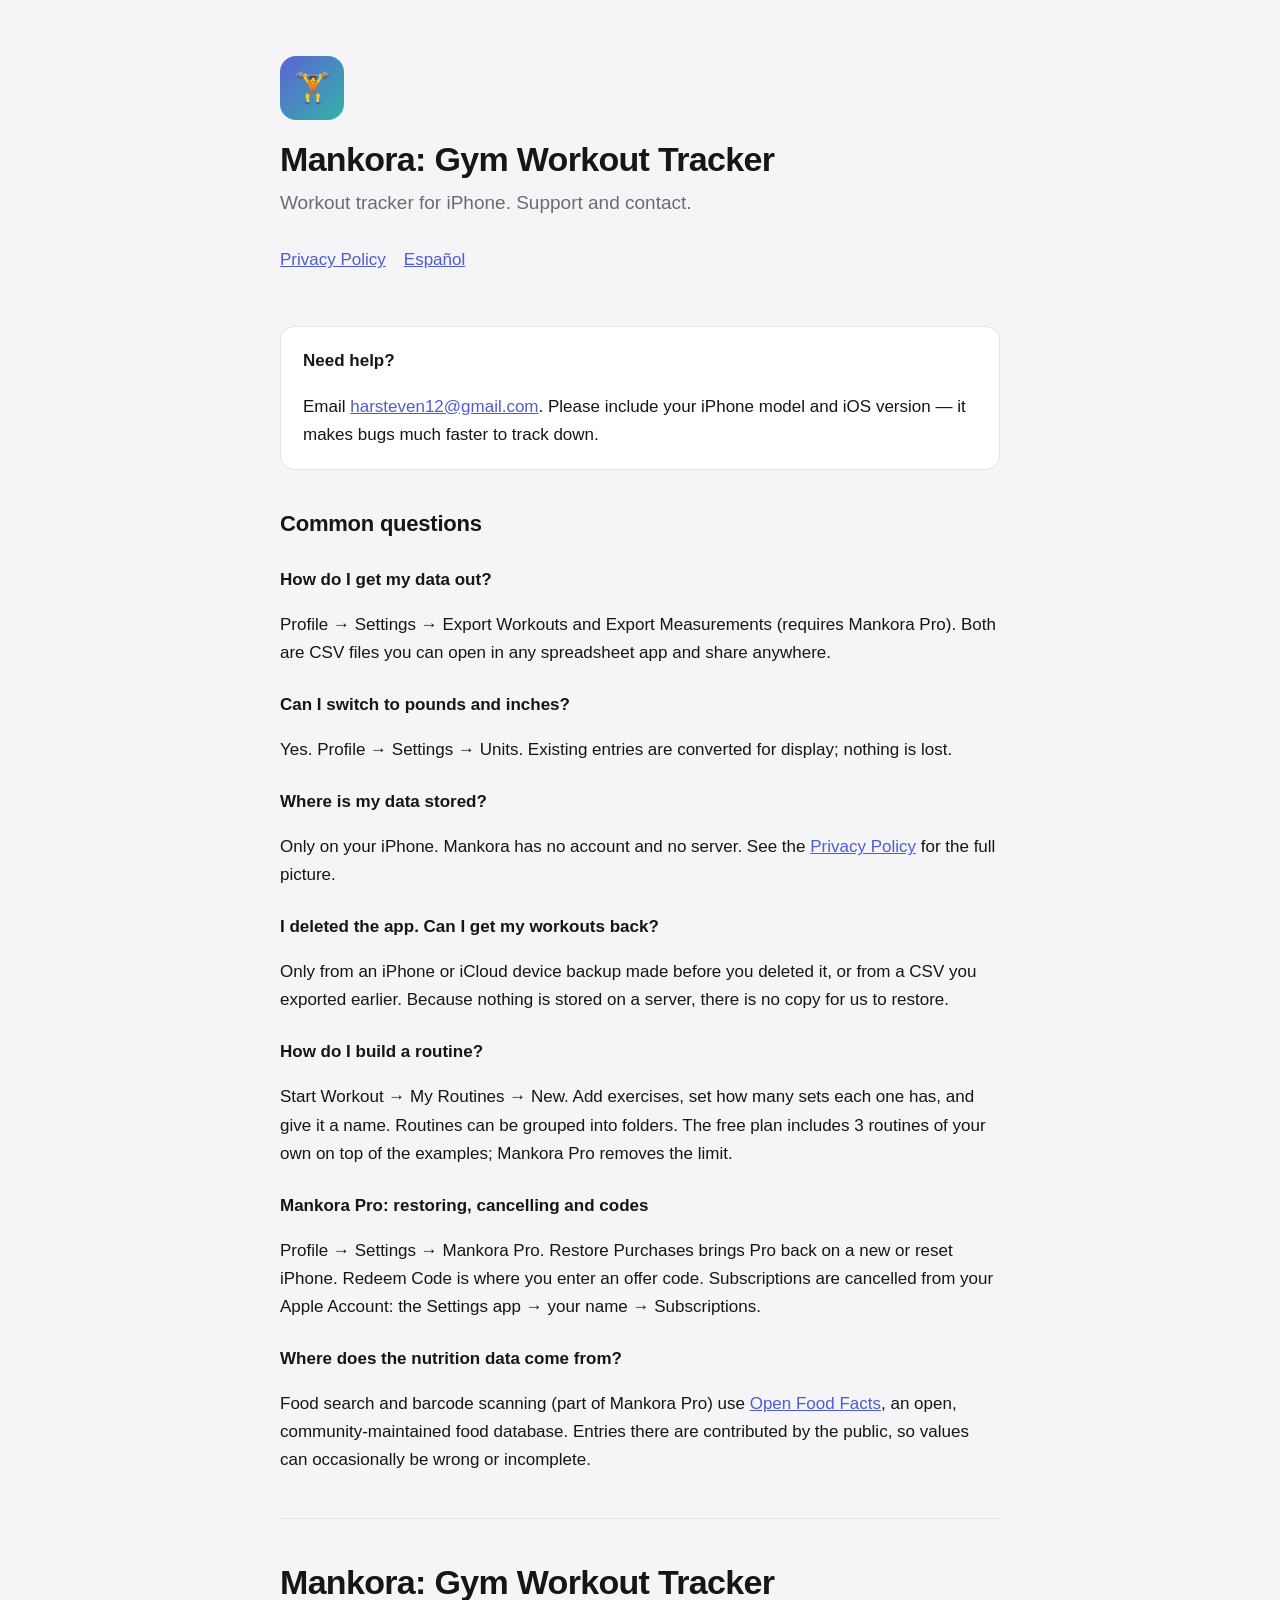
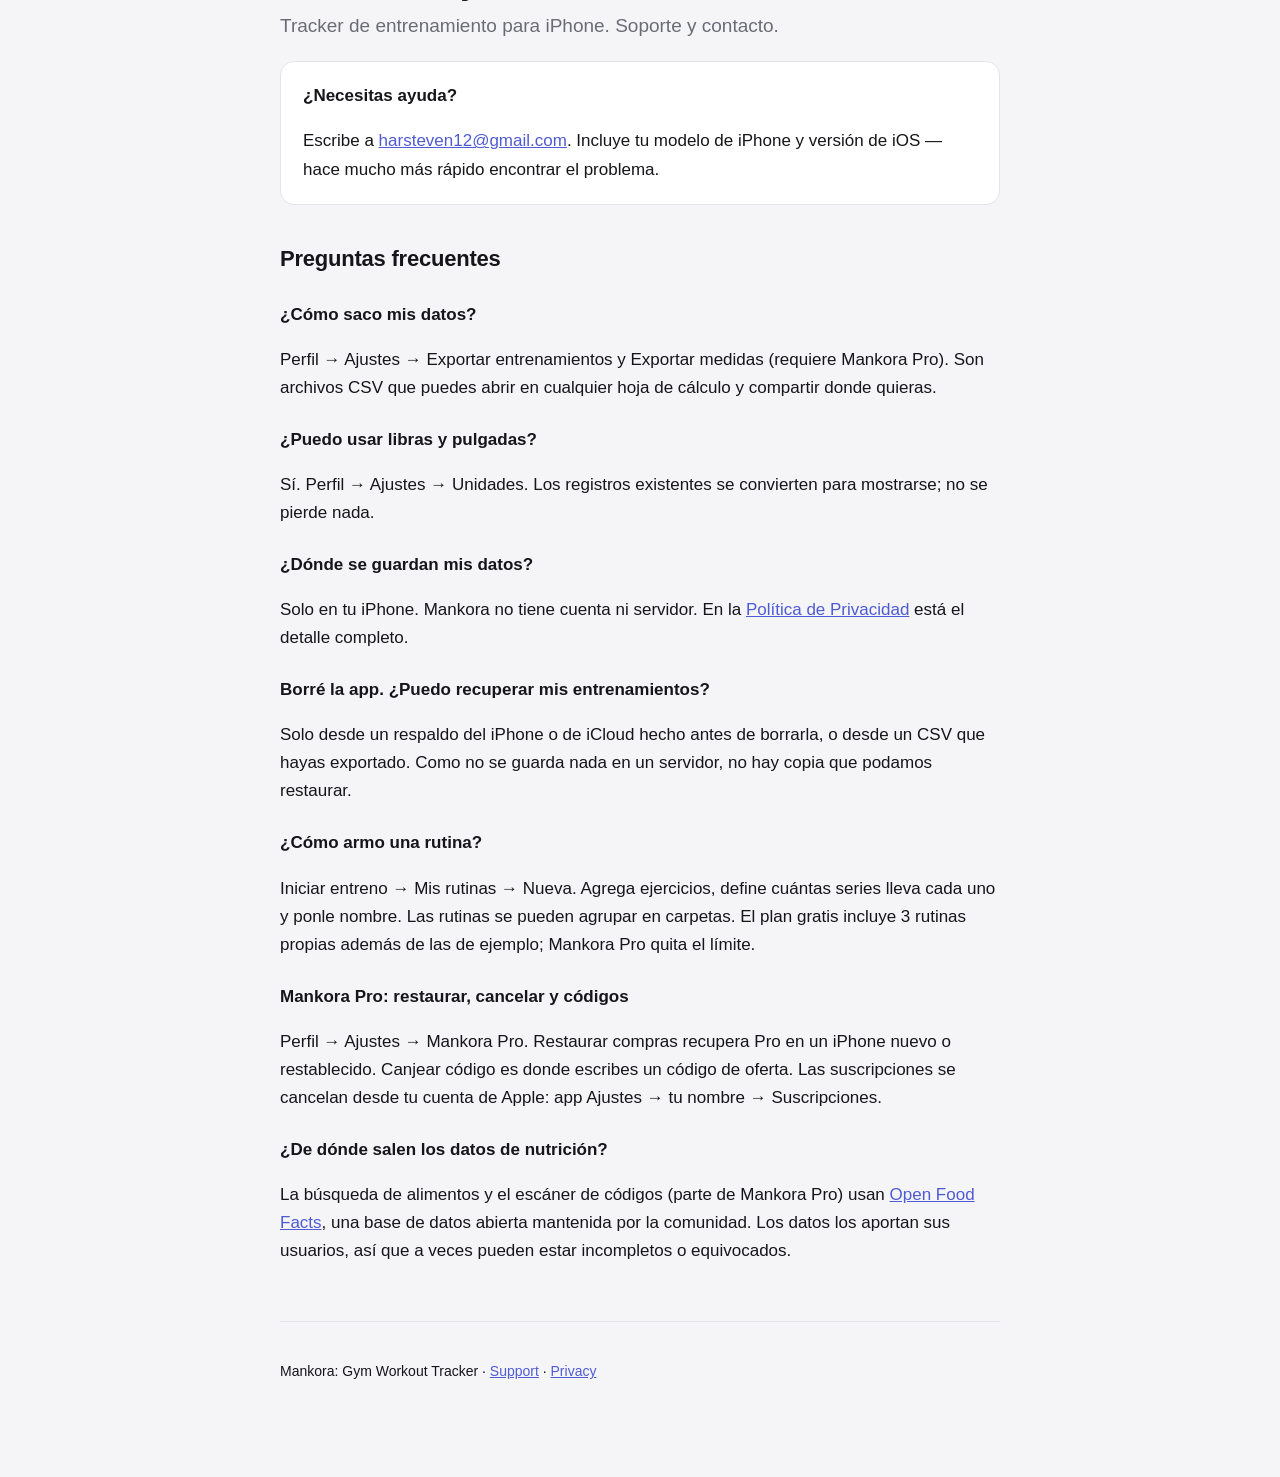
<file: index.html>
<!doctype html>
<html lang="en">
<head>
<meta charset="utf-8">
<meta name="viewport" content="width=device-width, initial-scale=1">
<title>Mankora: Gym Workout Tracker — Support</title>
<link rel="stylesheet" href="style.css">
</head>
<body>
<div class="wrap">
<header>
  <div class="logo">🏋️</div>
  <h1>Mankora: Gym Workout Tracker</h1>
  <p class="lede">Workout tracker for iPhone. Support and contact.</p>
  <nav><a href="privacy.html">Privacy Policy</a> <a href="#es">Español</a></nav>
</header>

<div class="card">
  <h3 style="margin-top:0">Need help?</h3>
  <p style="margin-bottom:0">Email <a href="mailto:harsteven12@gmail.com">harsteven12@gmail.com</a>.
  Please include your iPhone model and iOS version — it makes bugs much faster
  to track down.</p>
</div>

<h2>Common questions</h2>

<h3>How do I get my data out?</h3>
<p>Profile → Settings → Export Workouts and Export Measurements (requires Mankora
Pro). Both are CSV files you can open in any spreadsheet app and share
anywhere.</p>

<h3>Can I switch to pounds and inches?</h3>
<p>Yes. Profile → Settings → Units. Existing entries are converted for display;
nothing is lost.</p>

<h3>Where is my data stored?</h3>
<p>Only on your iPhone. Mankora has no account and no server. See the
<a href="privacy.html">Privacy Policy</a> for the full picture.</p>

<h3>I deleted the app. Can I get my workouts back?</h3>
<p>Only from an iPhone or iCloud device backup made before you deleted it, or
from a CSV you exported earlier. Because nothing is stored on a server, there is
no copy for us to restore.</p>

<h3>How do I build a routine?</h3>
<p>Start Workout → My Routines → New. Add exercises, set how many sets each one
has, and give it a name. Routines can be grouped into folders. The free plan
includes 3 routines of your own on top of the examples; Mankora Pro removes the
limit.</p>

<h3>Mankora Pro: restoring, cancelling and codes</h3>
<p>Profile → Settings → Mankora Pro. Restore Purchases brings Pro back on a new
or reset iPhone. Redeem Code is where you enter an offer code. Subscriptions are
cancelled from your Apple Account: the Settings app → your name →
Subscriptions.</p>

<h3>Where does the nutrition data come from?</h3>
<p>Food search and barcode scanning (part of Mankora Pro) use
<a href="https://world.openfoodfacts.org">Open Food Facts</a>, an open,
community-maintained food database. Entries there are contributed by the public,
so values can occasionally be wrong or incomplete.</p>

<hr>

<h1 id="es">Mankora: Gym Workout Tracker</h1>
<p class="lede">Tracker de entrenamiento para iPhone. Soporte y contacto.</p>

<div class="card">
  <h3 style="margin-top:0">¿Necesitas ayuda?</h3>
  <p style="margin-bottom:0">Escribe a <a href="mailto:harsteven12@gmail.com">harsteven12@gmail.com</a>.
  Incluye tu modelo de iPhone y versión de iOS — hace mucho más rápido
  encontrar el problema.</p>
</div>

<h2>Preguntas frecuentes</h2>

<h3>¿Cómo saco mis datos?</h3>
<p>Perfil → Ajustes → Exportar entrenamientos y Exportar medidas (requiere
Mankora Pro). Son archivos CSV que puedes abrir en cualquier hoja de cálculo y
compartir donde quieras.</p>

<h3>¿Puedo usar libras y pulgadas?</h3>
<p>Sí. Perfil → Ajustes → Unidades. Los registros existentes se convierten para
mostrarse; no se pierde nada.</p>

<h3>¿Dónde se guardan mis datos?</h3>
<p>Solo en tu iPhone. Mankora no tiene cuenta ni servidor. En la
<a href="privacy.html">Política de Privacidad</a> está el detalle completo.</p>

<h3>Borré la app. ¿Puedo recuperar mis entrenamientos?</h3>
<p>Solo desde un respaldo del iPhone o de iCloud hecho antes de borrarla, o
desde un CSV que hayas exportado. Como no se guarda nada en un servidor, no hay
copia que podamos restaurar.</p>

<h3>¿Cómo armo una rutina?</h3>
<p>Iniciar entreno → Mis rutinas → Nueva. Agrega ejercicios, define cuántas
series lleva cada uno y ponle nombre. Las rutinas se pueden agrupar en
carpetas. El plan gratis incluye 3 rutinas propias además de las de ejemplo;
Mankora Pro quita el límite.</p>

<h3>Mankora Pro: restaurar, cancelar y códigos</h3>
<p>Perfil → Ajustes → Mankora Pro. Restaurar compras recupera Pro en un iPhone
nuevo o restablecido. Canjear código es donde escribes un código de oferta. Las
suscripciones se cancelan desde tu cuenta de Apple: app Ajustes → tu nombre →
Suscripciones.</p>

<h3>¿De dónde salen los datos de nutrición?</h3>
<p>La búsqueda de alimentos y el escáner de códigos (parte de Mankora Pro) usan
<a href="https://world.openfoodfacts.org">Open Food Facts</a>, una base de datos
abierta mantenida por la comunidad. Los datos los aportan sus usuarios, así que
a veces pueden estar incompletos o equivocados.</p>

<footer class="small">
  <p>Mankora: Gym Workout Tracker · <a href="./">Support</a> · <a href="privacy.html">Privacy</a></p>
</footer>
</div>
</body>
</html>
</file>
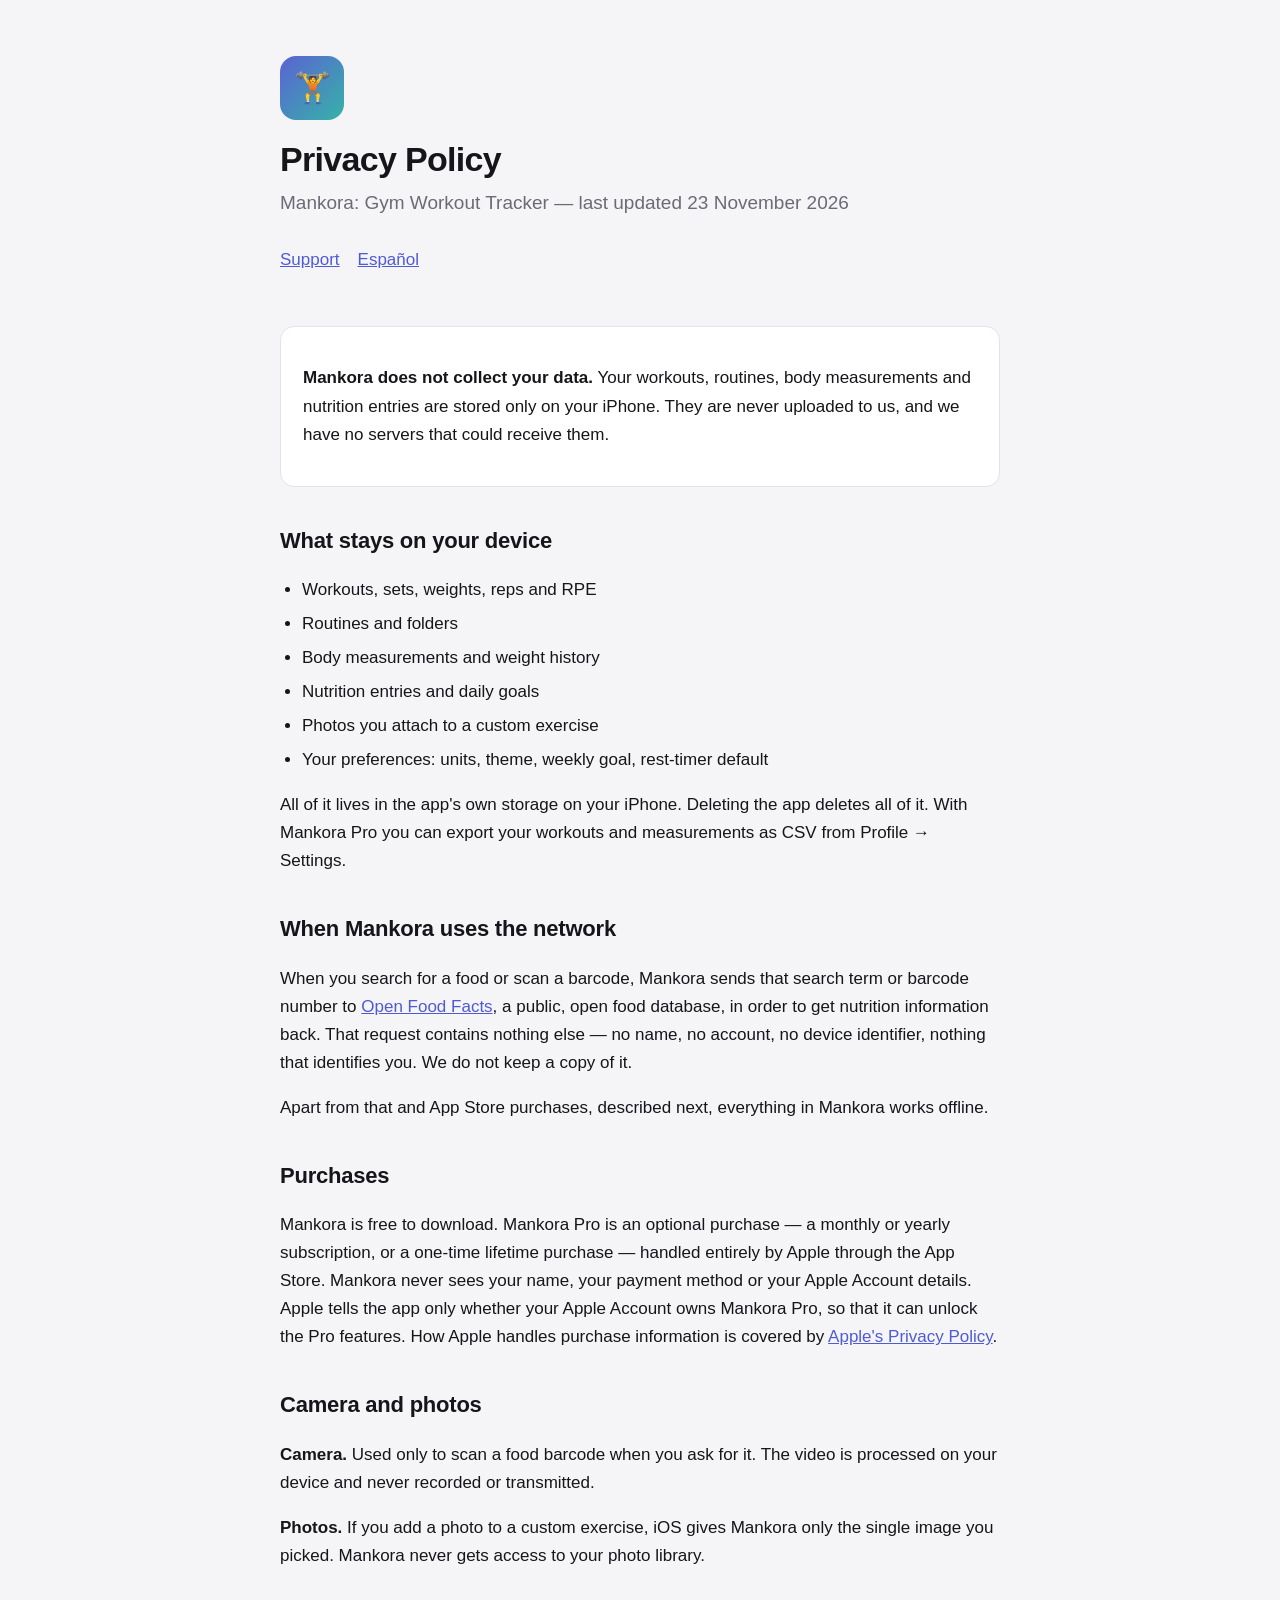
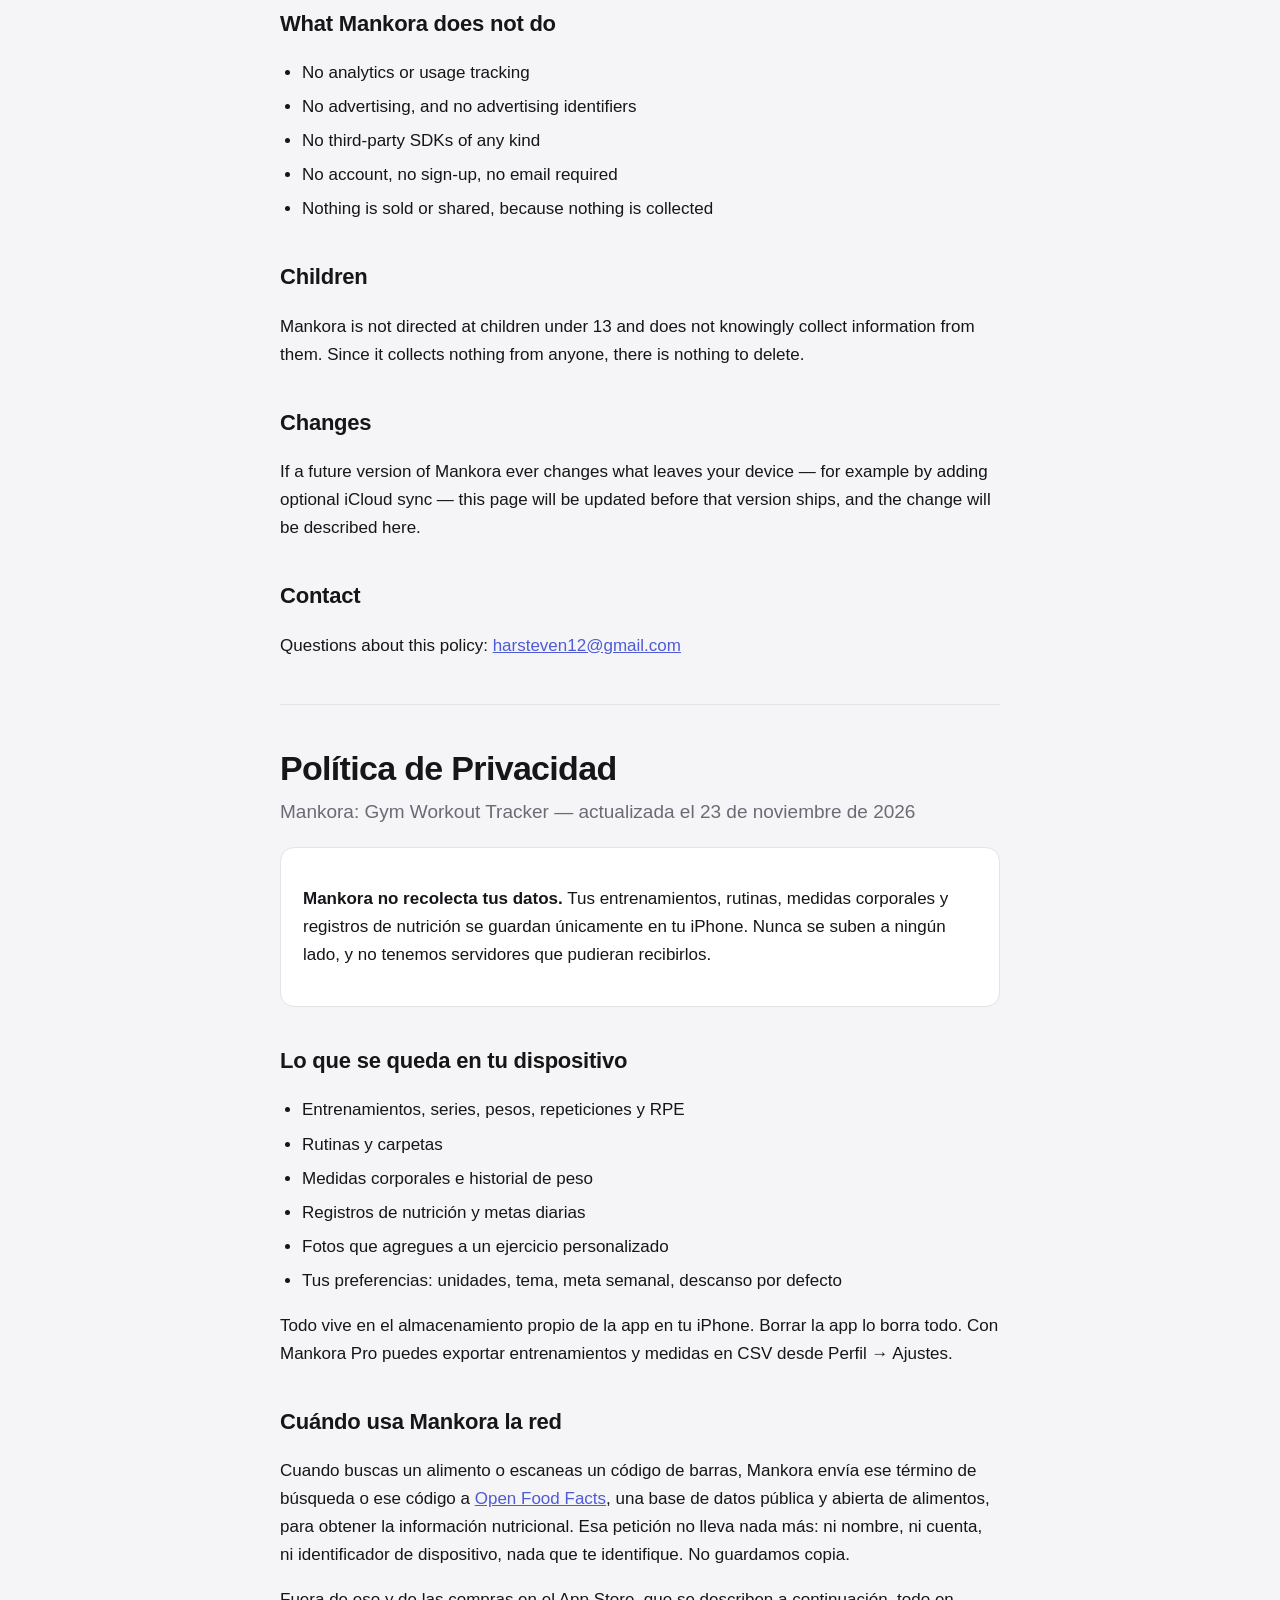
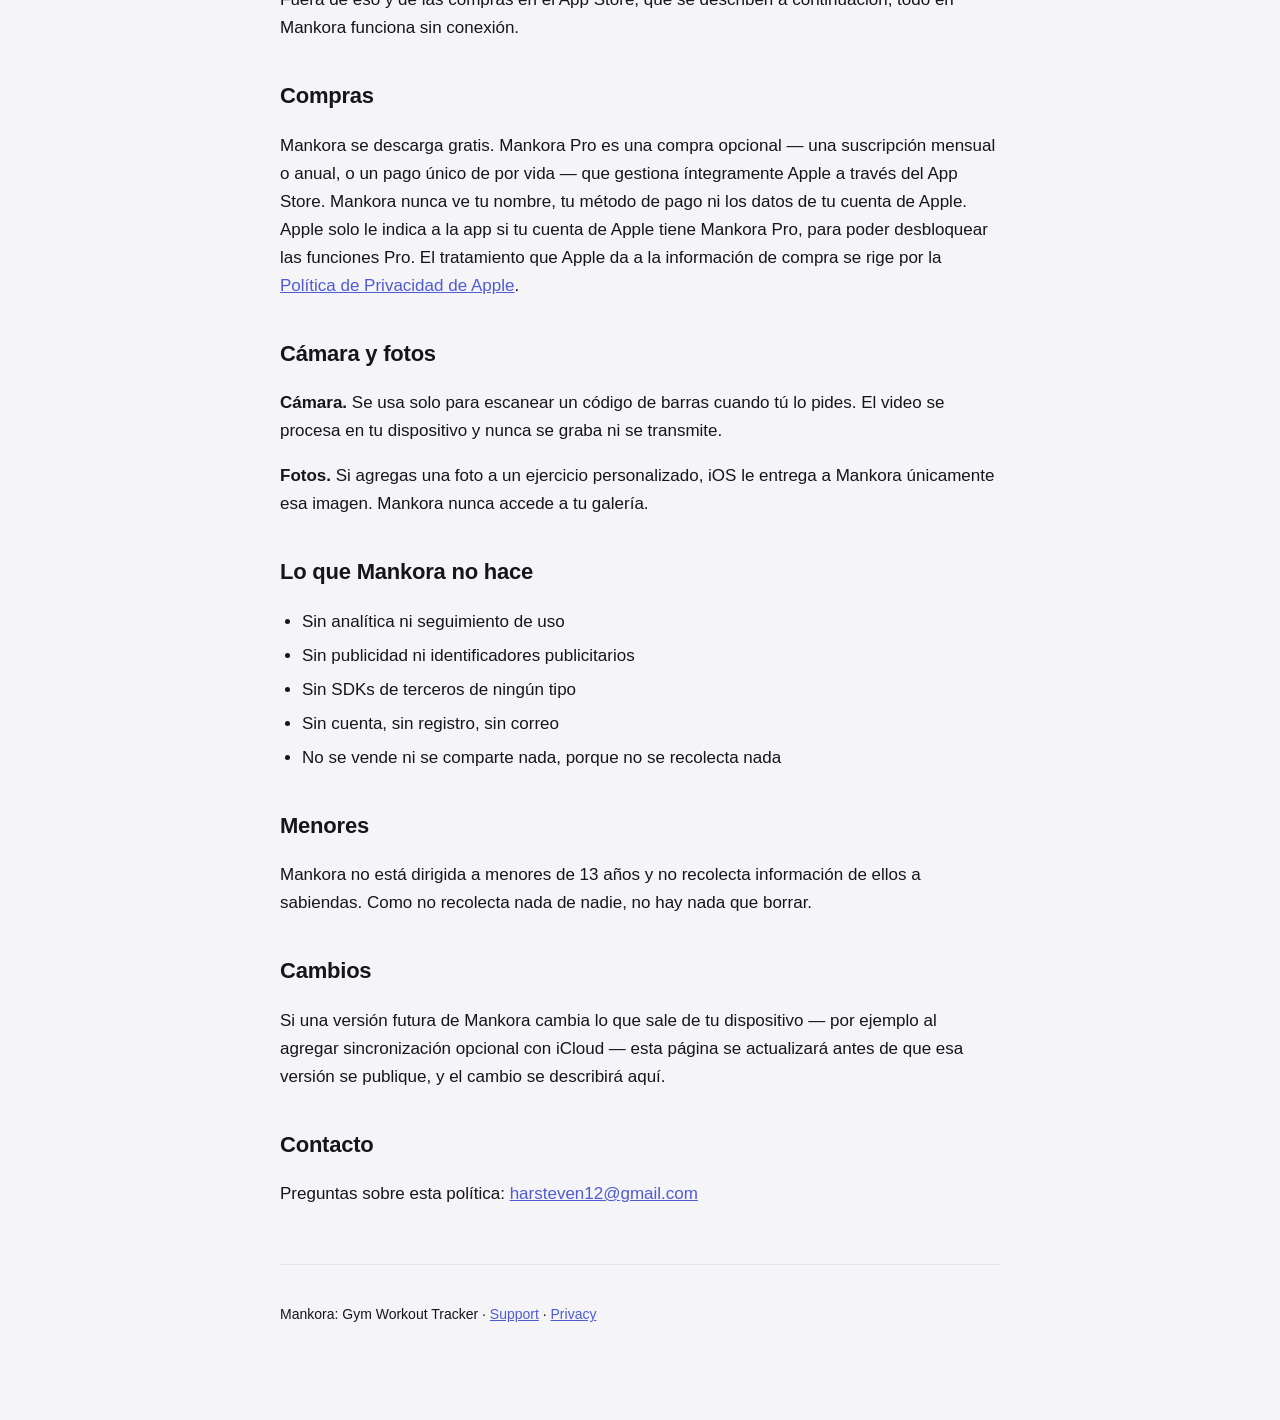
<file: privacy.html>
<!doctype html>
<html lang="en">
<head>
<meta charset="utf-8">
<meta name="viewport" content="width=device-width, initial-scale=1">
<title>Privacy Policy — Mankora: Gym Workout Tracker</title>
<link rel="stylesheet" href="style.css">
</head>
<body>
<div class="wrap">
<header>
  <div class="logo">🏋️</div>
  <h1>Privacy Policy</h1>
  <p class="lede">Mankora: Gym Workout Tracker — last updated 23 November 2026</p>
  <nav><a href="./">Support</a> <a href="#es">Español</a></nav>
</header>

<div class="card">
  <p><strong>Mankora does not collect your data.</strong> Your workouts, routines,
  body measurements and nutrition entries are stored only on your iPhone. They
  are never uploaded to us, and we have no servers that could receive them.</p>
</div>

<h2>What stays on your device</h2>
<ul>
  <li>Workouts, sets, weights, reps and RPE</li>
  <li>Routines and folders</li>
  <li>Body measurements and weight history</li>
  <li>Nutrition entries and daily goals</li>
  <li>Photos you attach to a custom exercise</li>
  <li>Your preferences: units, theme, weekly goal, rest-timer default</li>
</ul>
<p>All of it lives in the app's own storage on your iPhone. Deleting the app
deletes all of it. With Mankora Pro you can export your workouts and measurements
as CSV from Profile → Settings.</p>

<h2>When Mankora uses the network</h2>
<p>When you search for a food or scan a barcode, Mankora sends that search term
or barcode number to <a href="https://world.openfoodfacts.org">Open Food
Facts</a>, a public, open food database, in order to get nutrition information
back. That request contains nothing else — no name, no account, no device
identifier, nothing that identifies you. We do not keep a copy of it.</p>
<p>Apart from that and App Store purchases, described next, everything in
Mankora works offline.</p>

<h2>Purchases</h2>
<p>Mankora is free to download. Mankora Pro is an optional purchase — a monthly or
yearly subscription, or a one-time lifetime purchase — handled entirely by Apple
through the App Store. Mankora never sees your name, your payment method or your
Apple Account details. Apple tells the app only whether your Apple Account owns
Mankora Pro, so that it can unlock the Pro features. How Apple handles purchase
information is covered by
<a href="https://www.apple.com/legal/privacy/">Apple's Privacy Policy</a>.</p>

<h2>Camera and photos</h2>
<p><strong>Camera.</strong> Used only to scan a food barcode when you ask for
it. The video is processed on your device and never recorded or transmitted.</p>
<p><strong>Photos.</strong> If you add a photo to a custom exercise, iOS gives
Mankora only the single image you picked. Mankora never gets access to your photo
library.</p>

<h2>What Mankora does not do</h2>
<ul>
  <li>No analytics or usage tracking</li>
  <li>No advertising, and no advertising identifiers</li>
  <li>No third-party SDKs of any kind</li>
  <li>No account, no sign-up, no email required</li>
  <li>Nothing is sold or shared, because nothing is collected</li>
</ul>

<h2>Children</h2>
<p>Mankora is not directed at children under 13 and does not knowingly collect
information from them. Since it collects nothing from anyone, there is nothing
to delete.</p>

<h2>Changes</h2>
<p>If a future version of Mankora ever changes what leaves your device — for
example by adding optional iCloud sync — this page will be updated before that
version ships, and the change will be described here.</p>

<h2>Contact</h2>
<p>Questions about this policy: <a href="mailto:harsteven12@gmail.com">harsteven12@gmail.com</a></p>

<hr>

<h1 id="es">Política de Privacidad</h1>
<p class="lede">Mankora: Gym Workout Tracker — actualizada el 23 de noviembre de 2026</p>

<div class="card">
  <p><strong>Mankora no recolecta tus datos.</strong> Tus entrenamientos, rutinas,
  medidas corporales y registros de nutrición se guardan únicamente en tu iPhone.
  Nunca se suben a ningún lado, y no tenemos servidores que pudieran recibirlos.</p>
</div>

<h2>Lo que se queda en tu dispositivo</h2>
<ul>
  <li>Entrenamientos, series, pesos, repeticiones y RPE</li>
  <li>Rutinas y carpetas</li>
  <li>Medidas corporales e historial de peso</li>
  <li>Registros de nutrición y metas diarias</li>
  <li>Fotos que agregues a un ejercicio personalizado</li>
  <li>Tus preferencias: unidades, tema, meta semanal, descanso por defecto</li>
</ul>
<p>Todo vive en el almacenamiento propio de la app en tu iPhone. Borrar la app
lo borra todo. Con Mankora Pro puedes exportar entrenamientos y medidas en CSV
desde Perfil → Ajustes.</p>

<h2>Cuándo usa Mankora la red</h2>
<p>Cuando buscas un alimento o escaneas un código de barras, Mankora envía ese
término de búsqueda o ese código a <a href="https://world.openfoodfacts.org">Open
Food Facts</a>, una base de datos pública y abierta de alimentos, para obtener la
información nutricional. Esa petición no lleva nada más: ni nombre, ni cuenta, ni
identificador de dispositivo, nada que te identifique. No guardamos copia.</p>
<p>Fuera de eso y de las compras en el App Store, que se describen a
continuación, todo en Mankora funciona sin conexión.</p>

<h2>Compras</h2>
<p>Mankora se descarga gratis. Mankora Pro es una compra opcional — una
suscripción mensual o anual, o un pago único de por vida — que gestiona
íntegramente Apple a través del App Store. Mankora nunca ve tu nombre, tu método
de pago ni los datos de tu cuenta de Apple. Apple solo le indica a la app si tu
cuenta de Apple tiene Mankora Pro, para poder desbloquear las funciones Pro. El
tratamiento que Apple da a la información de compra se rige por la
<a href="https://www.apple.com/legal/privacy/es/">Política de Privacidad de Apple</a>.</p>

<h2>Cámara y fotos</h2>
<p><strong>Cámara.</strong> Se usa solo para escanear un código de barras cuando
tú lo pides. El video se procesa en tu dispositivo y nunca se graba ni se
transmite.</p>
<p><strong>Fotos.</strong> Si agregas una foto a un ejercicio personalizado, iOS
le entrega a Mankora únicamente esa imagen. Mankora nunca accede a tu galería.</p>

<h2>Lo que Mankora no hace</h2>
<ul>
  <li>Sin analítica ni seguimiento de uso</li>
  <li>Sin publicidad ni identificadores publicitarios</li>
  <li>Sin SDKs de terceros de ningún tipo</li>
  <li>Sin cuenta, sin registro, sin correo</li>
  <li>No se vende ni se comparte nada, porque no se recolecta nada</li>
</ul>

<h2>Menores</h2>
<p>Mankora no está dirigida a menores de 13 años y no recolecta información de
ellos a sabiendas. Como no recolecta nada de nadie, no hay nada que borrar.</p>

<h2>Cambios</h2>
<p>Si una versión futura de Mankora cambia lo que sale de tu dispositivo — por
ejemplo al agregar sincronización opcional con iCloud — esta página se
actualizará antes de que esa versión se publique, y el cambio se describirá
aquí.</p>

<h2>Contacto</h2>
<p>Preguntas sobre esta política: <a href="mailto:harsteven12@gmail.com">harsteven12@gmail.com</a></p>

<footer class="small">
  <p>Mankora: Gym Workout Tracker · <a href="./">Support</a> · <a href="privacy.html">Privacy</a></p>
</footer>
</div>
</body>
</html>
</file>
<file: style.css>
:root {
  --bg: #f5f5f7;
  --card: #ffffff;
  --ink: #16161a;
  --muted: #6b6b76;
  --rule: #e3e3e8;
  --accent: #4f5bd5;
}
@media (prefers-color-scheme: dark) {
  :root {
    --bg: #0f0f12; --card: #1a1a1f; --ink: #f2f2f5;
    --muted: #9a9aa6; --rule: #2c2c33; --accent: #8b94ff;
  }
}
* { box-sizing: border-box; }
body {
  margin: 0; padding: 0 16px 80px;
  background: var(--bg); color: var(--ink);
  font: 17px/1.65 -apple-system, BlinkMacSystemFont, "Segoe UI", Roboto, sans-serif;
  -webkit-text-size-adjust: 100%;
}
.wrap { max-width: 720px; margin: 0 auto; }
header { padding: 56px 0 32px; }
.logo {
  width: 64px; height: 64px; border-radius: 16px;
  background: linear-gradient(135deg, #5b63d3, #35b3a8);
  display: grid; place-items: center; color: #fff;
  font-size: 30px; margin-bottom: 20px;
}
h1 { font-size: 34px; line-height: 1.15; margin: 0 0 8px; letter-spacing: -0.02em; }
h2 { font-size: 22px; margin: 36px 0 10px; letter-spacing: -0.01em; }
h3 { font-size: 17px; margin: 24px 0 6px; }
p, li { color: var(--ink); }
.lede { color: var(--muted); font-size: 19px; margin: 0; }
.card {
  background: var(--card); border: 1px solid var(--rule);
  border-radius: 14px; padding: 20px 22px; margin: 20px 0;
}
.muted { color: var(--muted); }
small, .small { font-size: 14px; color: var(--muted); }
a { color: var(--accent); }
nav { margin: 28px 0 0; display: flex; gap: 18px; flex-wrap: wrap; }
hr { border: 0; border-top: 1px solid var(--rule); margin: 44px 0; }
footer { margin-top: 56px; padding-top: 24px; border-top: 1px solid var(--rule); }
ul { padding-left: 22px; }
li { margin: 6px 0; }
</file>
